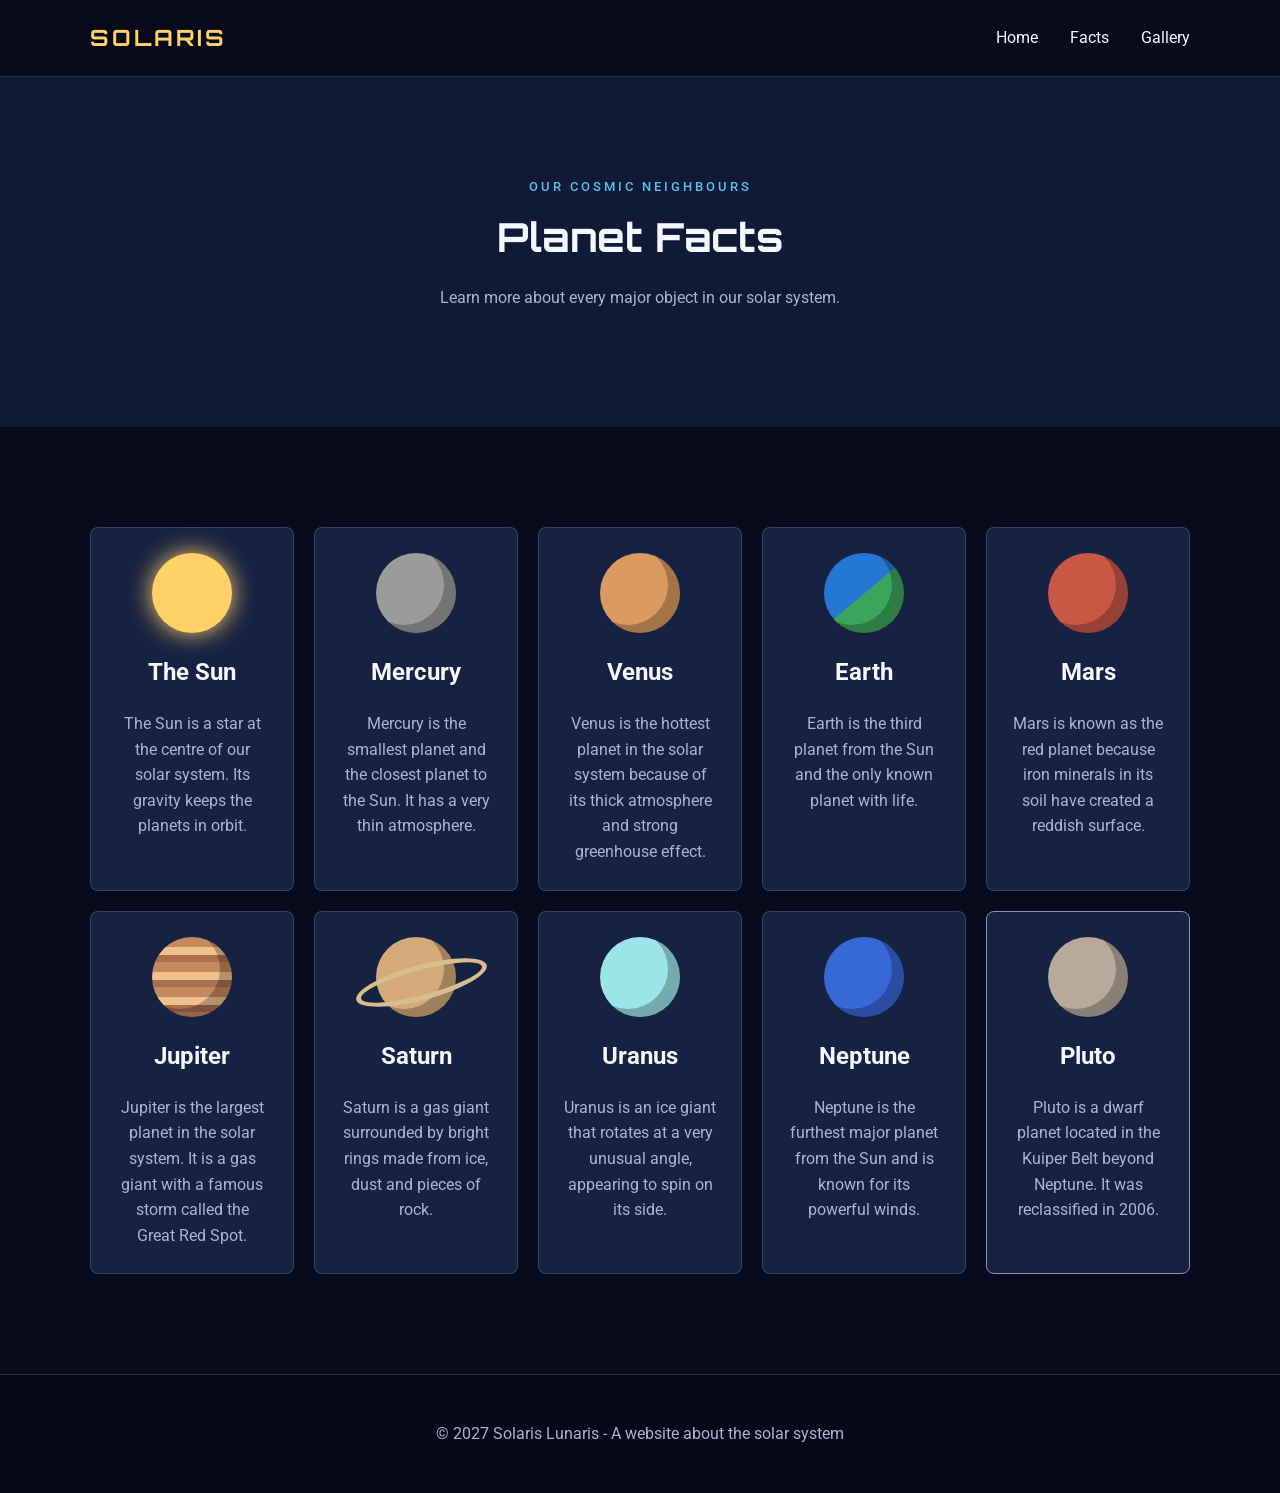
<file: Facts.HTML>
<!DOCTYPE html>
<html lang="en">
<head>
  <meta charset="UTF-8">
  <meta name="viewport" content="width=device-width, initial-scale=1.0">

  <title>Solaris - Planet Facts</title>

  <!-- The fonts match the design used on the main page. -->
  <link rel="preconnect" href="https://fonts.googleapis.com">
  <link rel="preconnect" href="https://fonts.gstatic.com" crossorigin>
  <link href="https://fonts.googleapis.com/css2?family=Orbitron:wght@500;700&family=Roboto:wght@400;500&display=swap" rel="stylesheet">

  <link rel="stylesheet" href="style.css">
</head>

<body>

  <!-- Main navigation shared by all pages -->
  <header class="site-header">
    <nav class="navbar">
      <a class="logo" href="index.html">SOLARIS</a>

      <ul class="nav-links">
        <li><a href="index.html">Home</a></li>
        <li><a href="Facts.html">Facts</a></li>
        <li><a href="Gallery.html">Gallery</a></li>
      </ul>
    </nav>
  </header>

  <main>

    <!-- Intro banner for the facts page -->
    <section class="page-banner">
      <p class="eyebrow">OUR COSMIC NEIGHBOURS</p>
      <h1>Planet Facts</h1>
      <p>Learn more about every major object in our solar system.</p>
    </section>

    <section class="content-section">

      <!--
        Every object uses the same card structure as the main page.
        This keeps the design consistent between index.html and Facts.html.
      -->
      <div class="planet-grid">

        <article class="planet-card sun-card">
          <div class="planet-icon sun-icon"></div>
          <h2>The Sun</h2>
          <p>
            The Sun is a star at the centre of our solar system. Its gravity
            keeps the planets in orbit.
          </p>
        </article>

        <article class="planet-card">
          <div class="planet-icon mercury-icon"></div>
          <h2>Mercury</h2>
          <p>
            Mercury is the smallest planet and the closest planet to the Sun.
            It has a very thin atmosphere.
          </p>
        </article>

        <article class="planet-card">
          <div class="planet-icon venus-icon"></div>
          <h2>Venus</h2>
          <p>
            Venus is the hottest planet in the solar system because of its
            thick atmosphere and strong greenhouse effect.
          </p>
        </article>

        <article class="planet-card">
          <div class="planet-icon earth-icon"></div>
          <h2>Earth</h2>
          <p>
            Earth is the third planet from the Sun and the only known planet
            with life.
          </p>
        </article>

        <article class="planet-card">
          <div class="planet-icon mars-icon"></div>
          <h2>Mars</h2>
          <p>
            Mars is known as the red planet because iron minerals in its soil
            have created a reddish surface.
          </p>
        </article>

        <article class="planet-card">
          <div class="planet-icon jupiter-icon"></div>
          <h2>Jupiter</h2>
          <p>
            Jupiter is the largest planet in the solar system. It is a gas
            giant with a famous storm called the Great Red Spot.
          </p>
        </article>

        <article class="planet-card">
          <div class="planet-icon saturn-icon"></div>
          <h2>Saturn</h2>
          <p>
            Saturn is a gas giant surrounded by bright rings made from ice,
            dust and pieces of rock.
          </p>
        </article>

        <article class="planet-card">
          <div class="planet-icon uranus-icon"></div>
          <h2>Uranus</h2>
          <p>
            Uranus is an ice giant that rotates at a very unusual angle,
            appearing to spin on its side.
          </p>
        </article>

        <article class="planet-card">
          <div class="planet-icon neptune-icon"></div>
          <h2>Neptune</h2>
          <p>
            Neptune is the furthest major planet from the Sun and is known for
            its powerful winds.
          </p>
        </article>

        <article class="planet-card dwarf-card">
          <div class="planet-icon pluto-icon"></div>
          <h2>Pluto</h2>
          <p>
            Pluto is a dwarf planet located in the Kuiper Belt beyond Neptune.
            It was reclassified in 2006.
          </p>
        </article>

      </div>
    </section>

  </main>

  <footer class="site-footer">
    <p>&copy; 2027 Solaris Lunaris - A website about the solar system</p>
  </footer>

</body>
</html>
</file>
<file: style.css>
/* --------------------------------
   Colour variables
-------------------------------- */

/*
  A dark colour palette was chosen because it matches the theme of space.
  Yellow is used for the Sun and important buttons, while blue is used
  as a secondary accent colour.
*/
:root {
  --background-dark: #070b1c;
  --background-light: #101936;
  --card-color: #172142;
  --text-light: #f4f7ff;
  --text-muted: #aab4d0;
  --accent-yellow: #ffd166;
  --accent-blue: #5bc0eb;
  --border-color: rgba(255, 255, 255, 0.15);
}

/* Resetting default browser spacing avoids unexpected gaps. */
* {
  box-sizing: border-box;
  scroll-behavior: smooth;
}

body {
  margin: 0;
  color: var(--text-light);
  background-color: var(--background-dark);
  font-family: "Roboto", sans-serif;
  line-height: 1.6;
}

/* --------------------------------
   Header and navigation
-------------------------------- */

.site-header {
  position: sticky;
  top: 0;
  z-index: 10;
  background-color: rgba(7, 11, 28, 0.96);
  border-bottom: 1px solid var(--border-color);
}

.navbar {
  width: 1100px;
  margin: 0 auto;
  padding: 20px 0;

  /*
    Flexbox keeps the logo on the left and the navigation
    links on the right without needing absolute positioning.
  */
  display: flex;
  align-items: center;
  justify-content: space-between;
}

.logo {
  color: var(--accent-yellow);
  font-family: "Orbitron", sans-serif;
  font-size: 1.4rem;
  font-weight: 700;
  letter-spacing: 3px;
  text-decoration: none;
}

.nav-links {
  display: flex;
  gap: 32px;
  margin: 0;
  padding: 0;
  list-style: none;
}

.nav-links a {
  color: var(--text-light);
  text-decoration: none;
  transition: color 0.3s ease;
}

.nav-links a:hover {
  color: var(--accent-yellow);
}

/* --------------------------------
   Hero section
-------------------------------- */

.hero-section {
  min-height: 620px;
  padding: 100px 0;

  display: flex;
  align-items: center;

  background:
    linear-gradient(rgba(7, 11, 28, 0.3), rgba(7, 11, 28, 0.8)),
    url("Images/Image_1.jpg") center / cover;
}

.hero-content {
  width: 1100px;
  margin: 0 auto;
}

.hero-content h1 {
  max-width: 650px;
  margin: 10px 0 20px;
  font-family: "Orbitron", sans-serif;
  font-size: 4.5rem;
  line-height: 1.1;
}

.hero-content p:not(.eyebrow) {
  max-width: 520px;
  color: var(--text-muted);
  font-size: 1.2rem;
}

.eyebrow {
  margin: 0;
  color: var(--accent-blue);
  font-size: 0.8rem;
  font-weight: 500;
  letter-spacing: 3px;
}

.button {
  display: inline-block;
  margin-top: 20px;
  margin-right: 10px;
  padding: 13px 24px;
  color: var(--background-dark);
  background-color: var(--accent-yellow);
  border-radius: 4px;
  font-weight: 700;
  text-decoration: none;
}

.button:hover {
  background-color: #ffe39a;
}


/*
  This decorative sun is only visual.
  It is not positioned over important content, so it does not
  interfere with the page structure or navigation.
*/

/* Decorative background planets */
.background-planet {
  position: absolute;
  z-index: 1;
  border-radius: 50%;
  opacity: 0.85;
}

/* The hero section must be the reference point
   for the decorative planets. */
.hero-section {
  position: relative;
  overflow: hidden;
}

/* Keeps the text above the decorative planets */
.hero-content {
  position: relative;
  z-index: 5;
}

/* Large yellow sun */
.hero-sun {
  position: absolute;
  top: 150px;
  right: 160px;
  z-index: 2;

  width: 150px;
  height: 150px;
  margin: 0;
  border-radius: 50%;
  background-color: var(--accent-yellow);
  box-shadow: 0 0 70px 20px rgba(255, 209, 102, 0.6);
}

/* Small grey planet */
.background-planet-one {
  top: 100px;
  right: 430px;
  width: 35px;
  height: 35px;
  background-color: #a3a3a3;
}

/* Orange planet */
.background-planet-two {
  right: 80px;
  bottom: 100px;
  width: 75px;
  height: 75px;
  background-color: #d8895b;
  box-shadow: inset -15px -10px rgba(0, 0, 0, 0.25);
}

/* Blue planet */
.background-planet-three {
  top: 430px;
  right: 380px;
  width: 55px;
  height: 55px;
  background-color: #287bd4;
  box-shadow: inset -12px -8px #17612c;
}

/* Purple planet */
.background-planet-four {
  top: 70px;
  left: 120px;
  width: 45px;
  height: 45px;
  background-color: #8d6bb3;
  box-shadow: inset -10px -7px rgba(0, 0, 0, 0.25);
}

/* I cannot seem to figure out where or how I have a duplicated and clipped sun in the background. */

/* --------------------------------
   General sections
-------------------------------- */

.content-section {
  width: 1100px;
  margin: 0 auto;
  padding: 100px 0;
}

.section-heading {
  margin-bottom: 45px;
}

.section-heading h2,
.page-banner h1 {
  margin: 8px 0 0;
  font-family: "Orbitron", sans-serif;
  font-size: 2.5rem;
}

/* --------------------------------
   Planet cards
-------------------------------- */

.planet-grid {
  display: flex;
  flex-wrap: wrap;
  gap: 20px;
}

.planet-card {
  flex: 1 1 200px;
  min-height: 245px;
  padding: 25px;
  text-align: center;
  background-color: var(--card-color);
  border: 1px solid var(--border-color);
  border-radius: 8px;
  transition: transform 0.3s ease, border-color 0.3s ease;
}

.planet-card:hover {
  transform: translateY(-8px);
  border-color: var(--accent-yellow);
}

.planet-card h3 {
  margin: 15px 0 8px;
  font-family: "Orbitron", sans-serif;
}

.planet-card p {
  margin: 0;
  color: var(--text-muted);
}

.dwarf-card {
  border-color: #9b8bb4;
}

/* Planet illustrations */
.planet-icon {
  width: 80px;
  height: 80px;
  margin: 0 auto;
  border-radius: 50%;
  box-shadow: inset -12px -8px rgba(0, 0, 0, 0.25);
}

.sun-icon {
  background: #ffd166;
  box-shadow: 0 0 25px #ffd166;
}

.mercury-icon {
  background: #9b9b9b;
}

.venus-icon {
  background: #d99b5f;
}

.earth-icon {
  background: linear-gradient(140deg, #2477d4 50%, #3ca55c 51%);
}

.mars-icon {
  background: #c95745;
}

.jupiter-icon {
  background: repeating-linear-gradient(
    to bottom,
    #c4895d 0 10px,
    #f1c18d 10px 18px,
    #a96f4f 18px 25px
  );
}

.saturn-icon {
  position: relative;
  background: #d5aa78;
}

.saturn-icon::after {
  content: "";
  position: absolute;
  width: 125px;
  height: 25px;
  top: 28px;
  left: -22px;
  border: 5px solid #d8bd91;
  border-radius: 50%;
  transform: rotate(-15deg);
}

.uranus-icon {
  background: #9de4e8;
}

.neptune-icon {
  background: #3867d6;
}

.pluto-icon {
  background: #b8a99a;
}

/* --------------------------------
   Gallery preview
-------------------------------- */

.gallery-heading {
  margin-top: 100px;
}

.gallery-preview {
  display: flex;
  gap: 20px;
}

.gallery-item {
  flex: 1;
  padding: 0;
  overflow: hidden;
  color: var(--text-light);
  text-align: left;
  font: inherit;
  background-color: var(--card-color);
  border: 0;
  border-radius: 8px;
  cursor: pointer;
}

.gallery-item img {
  display: block;
  width: 100%;
  height: 230px;
  object-fit: cover;
  transition: transform 0.4s ease;
}

.gallery-item:hover img {
  transform: scale(1.05);
}

.gallery-item span {
  display: block;
  padding: 15px;
  color: var(--text-muted);
}

/* --------------------------------
   Carousel
-------------------------------- */

.carousel {
  position: fixed;
  inset: 0;
  z-index: 20;

  display: none;
  align-items: center;
  justify-content: center;
  gap: 30px;

  padding: 40px;
  background-color: rgba(3, 6, 20, 0.95);
}

.carousel.active {
  display: flex;
}

.carousel-content {
  width: 700px;
  max-width: 75%;
  text-align: center;
}

.carousel-content img {
  display: block;
  width: 100%;
  max-height: 75vh;
  object-fit: contain;
  border-radius: 8px;
}

.carousel-content p {
  color: var(--text-light);
}

.close-button {
  position: absolute;
  top: 25px;
  right: 35px;

  color: white;
  background: none;
  border: none;
  font-size: 2.5rem;
  cursor: pointer;
}

.carousel-button {
  width: 50px;
  height: 50px;
  color: white;
  background-color: var(--card-color);
  border: 1px solid var(--border-color);
  border-radius: 50%;
  font-size: 1.5rem;
  cursor: pointer;
}

.carousel-button:hover,
.close-button:hover {
  color: var(--accent-yellow);
}

/* --------------------------------
   Facts page
-------------------------------- */

.page-banner {
  padding: 100px 0;
  text-align: center;
  background-color: var(--background-light);
}

.page-banner p:last-child {
  color: var(--text-muted);
}

.facts-container {
  display: flex;
  flex-wrap: wrap;
  gap: 20px;
}

.fact-box {
  flex: 1 1 45%;
  min-height: 190px;
  padding: 30px;
  background-color: var(--card-color);
  border-left: 3px solid var(--accent-blue);
}

.fact-number {
  color: var(--accent-yellow);
  font-family: "Orbitron", sans-serif;
  font-size: 1.4rem;
}

.fact-box h2 {
  font-family: "Orbitron", sans-serif;
}

/* --------------------------------
   Separate gallery page
-------------------------------- */

.gallery-page-grid {
  display: flex;
  flex-wrap: wrap;
  gap: 25px;
}

.gallery-image {
  flex: 1 1 45%;
  margin: 0;
  overflow: hidden;
  background-color: var(--card-color);
  border-radius: 8px;
}

.gallery-image img {
  display: block;
  width: 100%;
  height: 350px;
  object-fit: cover;
}

.gallery-image figcaption {
  padding: 15px;
  color: var(--text-muted);
}

/* --------------------------------
   Footer
-------------------------------- */

.site-footer {
  padding: 30px;
  color: var(--text-muted);
  text-align: center;
  border-top: 1px solid var(--border-color);
  background-color: #050817;
}
</file>
